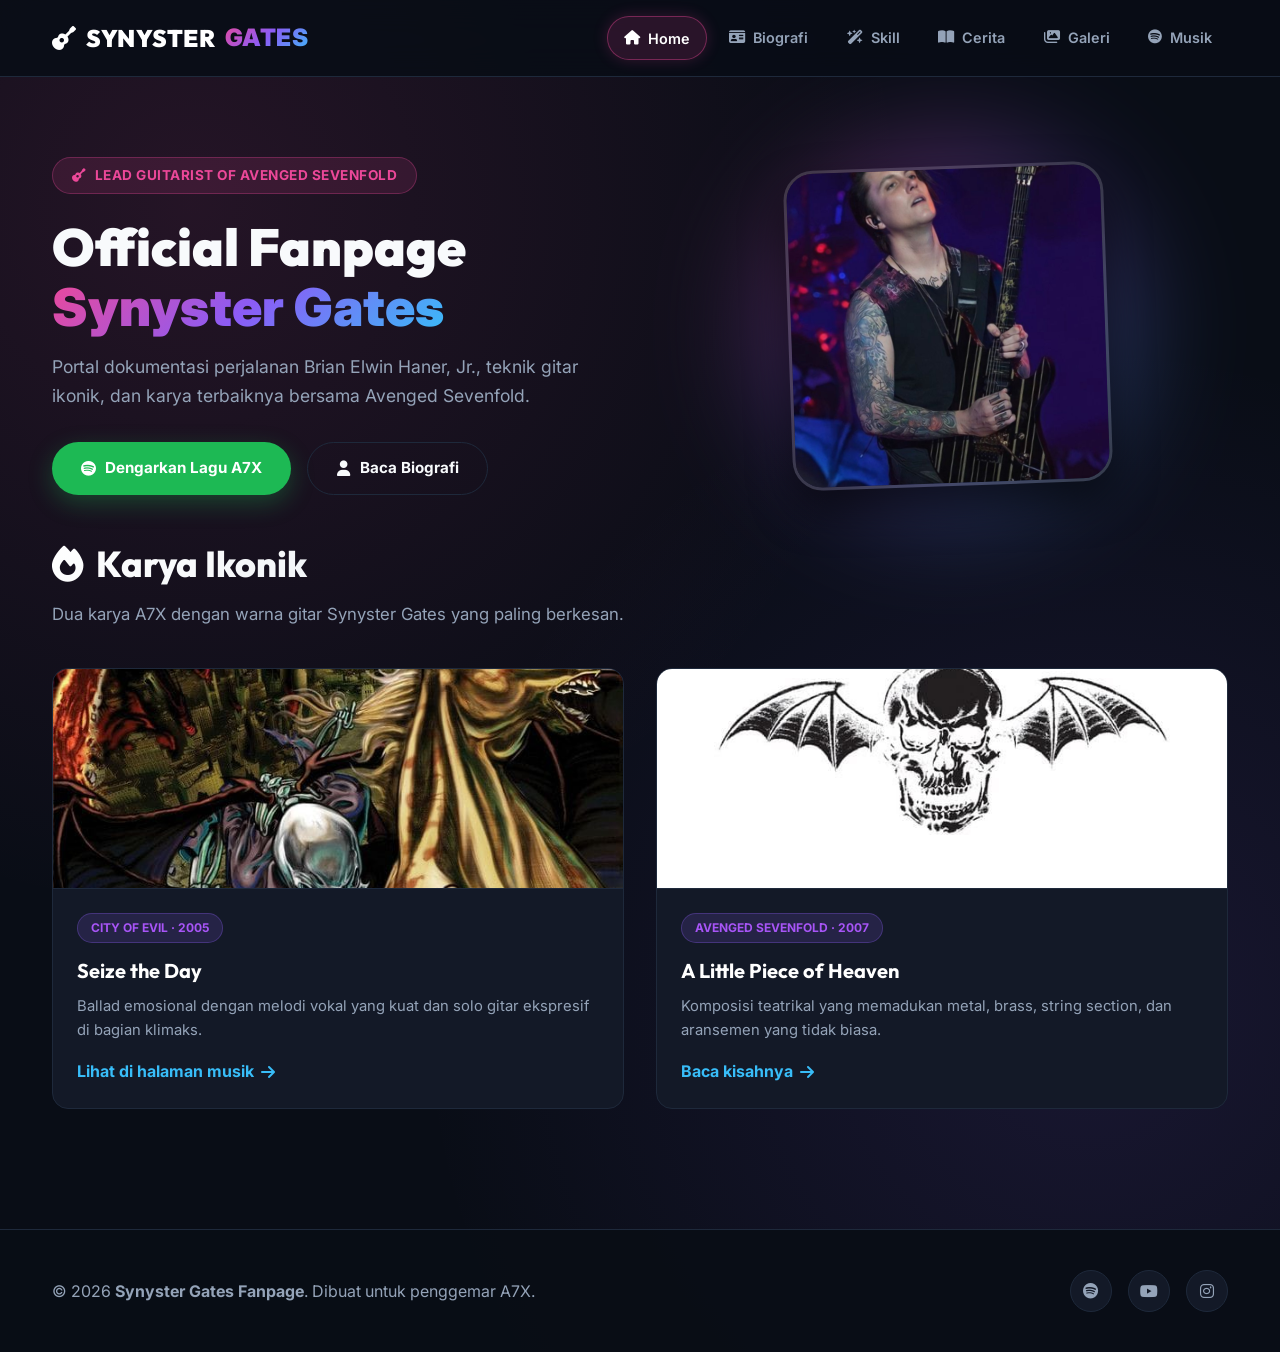
<file: index.html>
<!doctype html>
<html lang="id">
  <head>
    <meta charset="UTF-8" />
    <meta name="viewport" content="width=device-width, initial-scale=1.0" />
    <meta
      name="description"
      content="Fanpage Synyster Gates dan Avenged Sevenfold."
    />
    <title>Synyster Gates | Fanpage A7X</title>
    <link rel="preconnect" href="https://fonts.googleapis.com" />
    <link rel="preconnect" href="https://fonts.gstatic.com" crossorigin />
    <link
      href="https://fonts.googleapis.com/css2?family=Inter:wght@400;500;600;700&family=Outfit:wght@500;600;700;800;900&display=swap"
      rel="stylesheet"
    />
    <link
      rel="stylesheet"
      href="https://cdnjs.cloudflare.com/ajax/libs/font-awesome/6.4.0/css/all.min.css"
    />
    <link rel="stylesheet" href="css/style.css" />
  </head>
  <body>
    <header>
      <nav class="navbar" aria-label="Navigasi utama">
        <a href="index.html" class="brand-logo"
          ><i class="fa-solid fa-guitar" aria-hidden="true"></i> SYNYSTER<span
            >GATES</span
          ></a
        >
        <button
          class="mobile-toggle"
          type="button"
          aria-label="Buka menu"
          aria-controls="navMenu"
          aria-expanded="false"
        >
          <i class="fa-solid fa-bars" aria-hidden="true"></i>
        </button>
        <ul class="nav-menu" id="navMenu">
          <li>
            <a class="nav-link active" href="index.html"
              ><i class="fa-solid fa-house" aria-hidden="true"></i> Home</a
            >
          </li>
          <li>
            <a class="nav-link" href="biografi.html"
              ><i class="fa-solid fa-id-card" aria-hidden="true"></i>
              Biografi</a
            >
          </li>
          <li>
            <a class="nav-link" href="skill.html"
              ><i
                class="fa-solid fa-wand-magic-sparkles"
                aria-hidden="true"
              ></i>
              Skill</a
            >
          </li>
          <li>
            <a class="nav-link" href="cerita.html"
              ><i class="fa-solid fa-book-open" aria-hidden="true"></i>
              Cerita</a
            >
          </li>
          <li>
            <a class="nav-link" href="galeri.html"
              ><i class="fa-solid fa-images" aria-hidden="true"></i> Galeri</a
            >
          </li>
          <li>
            <a class="nav-link" href="musik.html"
              ><i class="fa-brands fa-spotify" aria-hidden="true"></i> Musik</a
            >
          </li>
        </ul>
      </nav>
    </header>
    <main>
      <section class="hero" id="home">
        <div class="hero-content">
          <div class="hero-badge">
            <i class="fa-solid fa-guitar" aria-hidden="true"></i> Lead Guitarist
            of Avenged Sevenfold
          </div>
          <h1>Official Fanpage<br /><span>Synyster Gates</span></h1>
          <p class="hero-description">
            Portal dokumentasi perjalanan Brian Elwin Haner, Jr., teknik gitar
            ikonik, dan karya terbaiknya bersama Avenged Sevenfold.
          </p>
          <div class="btn-group">
            <a class="btn btn-spotify" href="musik.html"
              ><i class="fa-brands fa-spotify" aria-hidden="true"></i> Dengarkan
              Lagu A7X</a
            ><a class="btn btn-outline" href="biografi.html"
              ><i class="fa-solid fa-user" aria-hidden="true"></i> Baca
              Biografi</a
            >
          </div>
        </div>
        <div class="hero-avatar-wrapper">
          <div class="hero-avatar-glow" aria-hidden="true"></div>
          <img
            src="assets/syngates.jpeg"
            alt="Synyster Gates memegang gitar"
            class="hero-avatar"
          />
        </div>
      </section>
      <section aria-labelledby="highlight-title">
        <h2 class="section-title" id="highlight-title">
          <i class="fa-solid fa-fire" aria-hidden="true"></i> Karya Ikonik
        </h2>
        <p class="section-subtitle">
          Dua karya A7X dengan warna gitar Synyster Gates yang paling berkesan.
        </p>
        <div class="cards-grid">
          <article class="module-card">
            <img
              src="assets/seizetheday.jpeg"
              alt="Seize the Day"
              class="card-img-top"
            />
            <div class="card-body">
              <span class="card-tag">City of Evil · 2005</span>
              <h3 class="card-title">Seize the Day</h3>
              <p class="card-text">
                Ballad emosional dengan melodi vokal yang kuat dan solo gitar
                ekspresif di bagian klimaks.
              </p>
              <a class="text-link" href="musik.html"
                >Lihat di halaman musik
                <i class="fa-solid fa-arrow-right" aria-hidden="true"></i
              ></a>
            </div>
          </article>
          <article class="module-card">
            <img
              src="assets/alittlepieceofheaven.jpeg"
              alt="A Little Piece of Heaven"
              class="card-img-top"
            />
            <div class="card-body">
              <span class="card-tag">Avenged Sevenfold · 2007</span>
              <h3 class="card-title">A Little Piece of Heaven</h3>
              <p class="card-text">
                Komposisi teatrikal yang memadukan metal, brass, string section,
                dan aransemen yang tidak biasa.
              </p>
              <a class="text-link" href="cerita.html"
                >Baca kisahnya
                <i class="fa-solid fa-arrow-right" aria-hidden="true"></i
              ></a>
            </div>
          </article>
        </div>
      </section>
    </main>
    <footer>
      <div class="footer-content">
        <p class="footer-copy">
          &copy; 2026 <strong>Synyster Gates Fanpage</strong>. Dibuat untuk
          penggemar A7X.
        </p>
        <div class="social-links">
          <a
            href="https://open.spotify.com/artist/0nm13P32o0cI20k2rS9c"
            target="_blank"
            rel="noopener"
            class="social-icon"
            aria-label="Spotify"
            ><i class="fa-brands fa-spotify"></i></a
          ><a
            href="https://www.youtube.com/user/avengedsevenfold"
            target="_blank"
            rel="noopener"
            class="social-icon"
            aria-label="YouTube"
            ><i class="fa-brands fa-youtube"></i></a
          ><a
            href="https://www.instagram.com/synystergates/"
            target="_blank"
            rel="noopener"
            class="social-icon"
            aria-label="Instagram"
            ><i class="fa-brands fa-instagram"></i
          ></a>
        </div>
      </div>
    </footer>
    <script src="js/script.js"></script>
  </body>
</html>
</file>
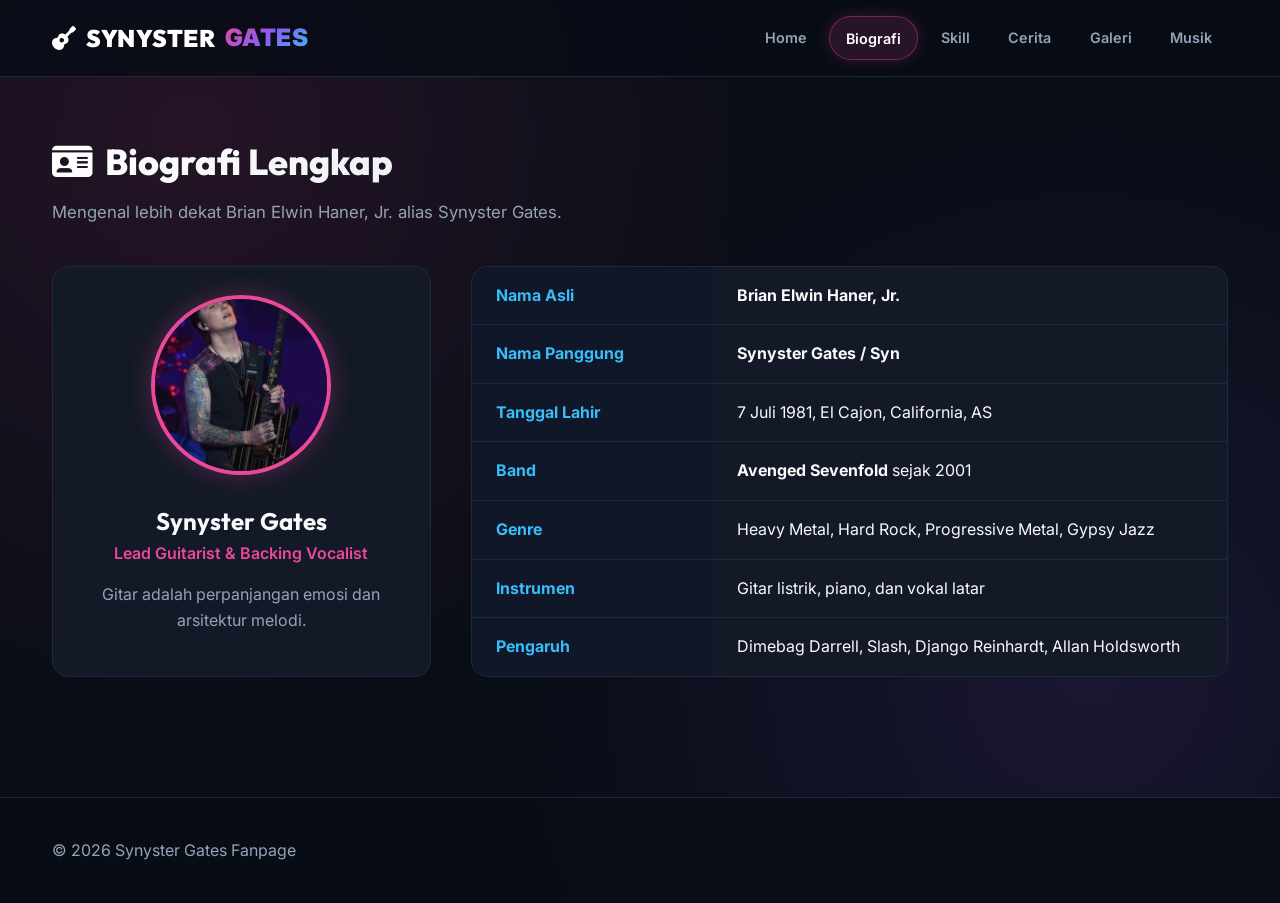
<file: biografi.html>
<!doctype html>
<html lang="id">
  <head>
    <meta charset="UTF-8" />
    <meta name="viewport" content="width=device-width, initial-scale=1.0" />
    <meta name="description" content="Biografi Synyster Gates." />
    <title>Biografi | Synyster Gates</title>
    <link rel="preconnect" href="https://fonts.googleapis.com" />
    <link rel="preconnect" href="https://fonts.gstatic.com" crossorigin />
    <link
      href="https://fonts.googleapis.com/css2?family=Inter:wght@400;500;600;700&family=Outfit:wght@500;600;700;800;900&display=swap"
      rel="stylesheet"
    />
    <link
      rel="stylesheet"
      href="https://cdnjs.cloudflare.com/ajax/libs/font-awesome/6.4.0/css/all.min.css"
    />
    <link rel="stylesheet" href="css/style.css" />
  </head>
  <body>
    <header>
      <nav class="navbar" aria-label="Navigasi utama">
        <a href="index.html" class="brand-logo"
          ><i class="fa-solid fa-guitar"></i> SYNYSTER<span>GATES</span></a
        ><button
          class="mobile-toggle"
          type="button"
          aria-label="Buka menu"
          aria-controls="navMenu"
          aria-expanded="false"
        >
          <i class="fa-solid fa-bars"></i>
        </button>
        <ul class="nav-menu" id="navMenu">
          <li><a class="nav-link" href="index.html">Home</a></li>
          <li><a class="nav-link active" href="biografi.html">Biografi</a></li>
          <li><a class="nav-link" href="skill.html">Skill</a></li>
          <li><a class="nav-link" href="cerita.html">Cerita</a></li>
          <li><a class="nav-link" href="galeri.html">Galeri</a></li>
          <li><a class="nav-link" href="musik.html">Musik</a></li>
        </ul>
      </nav>
    </header>
    <main>
      <section class="content-page">
        <h1 class="section-title">
          <i class="fa-solid fa-id-card"></i> Biografi Lengkap
        </h1>
        <p class="section-subtitle">
          Mengenal lebih dekat Brian Elwin Haner, Jr. alias Synyster Gates.
        </p>
        <div class="bio-container">
          <aside class="bio-card-sidebar">
            <img
              src="assets/syngates.jpeg"
              alt="Synyster Gates"
              class="bio-profile-img"
            />
            <h2>Synyster Gates</h2>
            <p class="accent-text">Lead Guitarist & Backing Vocalist</p>
            <p class="muted-text">
              Gitar adalah perpanjangan emosi dan arsitektur melodi.
            </p>
          </aside>
          <table class="biodata-table">
            <tbody>
              <tr>
                <td>Nama Asli</td>
                <td><strong>Brian Elwin Haner, Jr.</strong></td>
              </tr>
              <tr>
                <td>Nama Panggung</td>
                <td><strong>Synyster Gates / Syn</strong></td>
              </tr>
              <tr>
                <td>Tanggal Lahir</td>
                <td>7 Juli 1981, El Cajon, California, AS</td>
              </tr>
              <tr>
                <td>Band</td>
                <td><strong>Avenged Sevenfold</strong> sejak 2001</td>
              </tr>
              <tr>
                <td>Genre</td>
                <td>Heavy Metal, Hard Rock, Progressive Metal, Gypsy Jazz</td>
              </tr>
              <tr>
                <td>Instrumen</td>
                <td>Gitar listrik, piano, dan vokal latar</td>
              </tr>
              <tr>
                <td>Pengaruh</td>
                <td>
                  Dimebag Darrell, Slash, Django Reinhardt, Allan Holdsworth
                </td>
              </tr>
            </tbody>
          </table>
        </div>
      </section>
    </main>
    <footer>
      <div class="footer-content">
        <p class="footer-copy">&copy; 2026 Synyster Gates Fanpage</p>
      </div>
    </footer>
    <script src="js/script.js"></script>
  </body>
</html>
</file>
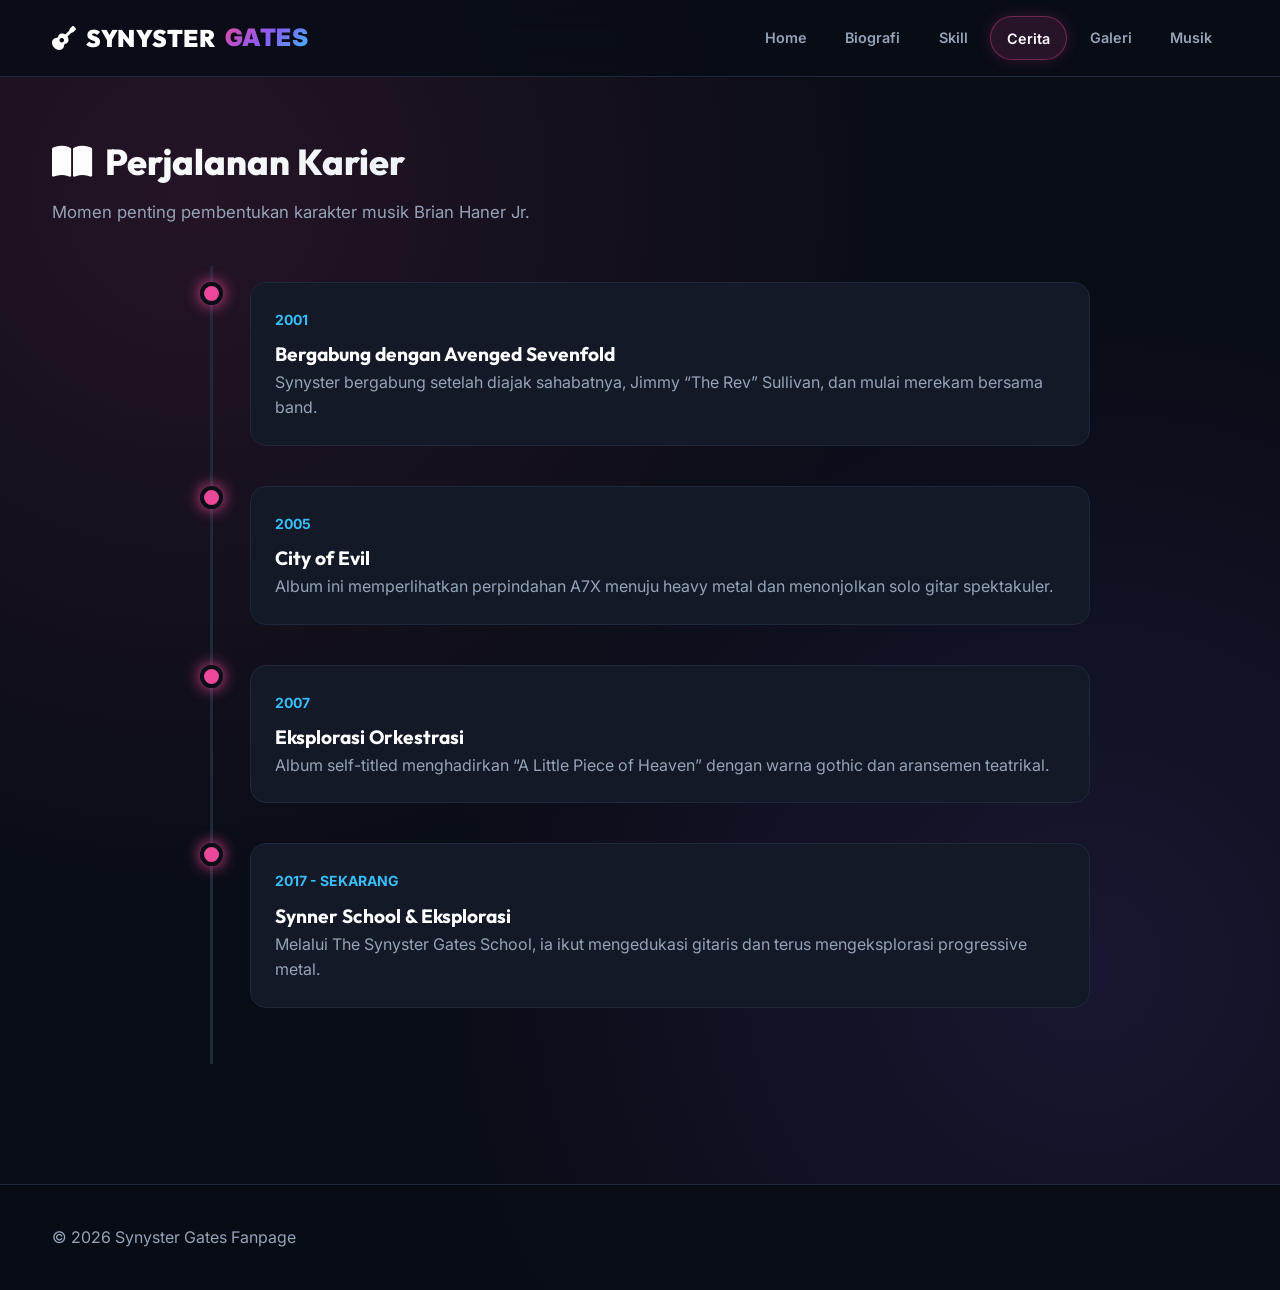
<file: cerita.html>
<!doctype html>
<html lang="id">
  <head>
    <meta charset="UTF-8" />
    <meta name="viewport" content="width=device-width, initial-scale=1.0" />
    <meta name="description" content="Perjalanan karier Synyster Gates." />
    <title>Cerita Karier | Synyster Gates</title>
    <link rel="preconnect" href="https://fonts.googleapis.com" />
    <link rel="preconnect" href="https://fonts.gstatic.com" crossorigin />
    <link
      href="https://fonts.googleapis.com/css2?family=Inter:wght@400;500;600;700&family=Outfit:wght@500;600;700;800;900&display=swap"
      rel="stylesheet"
    />
    <link
      rel="stylesheet"
      href="https://cdnjs.cloudflare.com/ajax/libs/font-awesome/6.4.0/css/all.min.css"
    />
    <link rel="stylesheet" href="css/style.css" />
  </head>
  <body>
    <header>
      <nav class="navbar" aria-label="Navigasi utama">
        <a href="index.html" class="brand-logo"
          ><i class="fa-solid fa-guitar"></i> SYNYSTER<span>GATES</span></a
        ><button
          class="mobile-toggle"
          type="button"
          aria-label="Buka menu"
          aria-controls="navMenu"
          aria-expanded="false"
        >
          <i class="fa-solid fa-bars"></i>
        </button>
        <ul class="nav-menu" id="navMenu">
          <li><a class="nav-link" href="index.html">Home</a></li>
          <li><a class="nav-link" href="biografi.html">Biografi</a></li>
          <li><a class="nav-link" href="skill.html">Skill</a></li>
          <li><a class="nav-link active" href="cerita.html">Cerita</a></li>
          <li><a class="nav-link" href="galeri.html">Galeri</a></li>
          <li><a class="nav-link" href="musik.html">Musik</a></li>
        </ul>
      </nav>
    </header>
    <main>
      <section class="content-page">
        <h1 class="section-title">
          <i class="fa-solid fa-book-open"></i> Perjalanan Karier
        </h1>
        <p class="section-subtitle">
          Momen penting pembentukan karakter musik Brian Haner Jr.
        </p>
        <div class="timeline">
          <article class="timeline-item">
            <div class="timeline-dot"></div>
            <div class="timeline-content">
              <span class="timeline-date">2001</span>
              <h2>Bergabung dengan Avenged Sevenfold</h2>
              <p class="muted-text">
                Synyster bergabung setelah diajak sahabatnya, Jimmy “The Rev”
                Sullivan, dan mulai merekam bersama band.
              </p>
            </div>
          </article>
          <article class="timeline-item">
            <div class="timeline-dot"></div>
            <div class="timeline-content">
              <span class="timeline-date">2005</span>
              <h2>City of Evil</h2>
              <p class="muted-text">
                Album ini memperlihatkan perpindahan A7X menuju heavy metal dan
                menonjolkan solo gitar spektakuler.
              </p>
            </div>
          </article>
          <article class="timeline-item">
            <div class="timeline-dot"></div>
            <div class="timeline-content">
              <span class="timeline-date">2007</span>
              <h2>Eksplorasi Orkestrasi</h2>
              <p class="muted-text">
                Album self-titled menghadirkan “A Little Piece of Heaven” dengan
                warna gothic dan aransemen teatrikal.
              </p>
            </div>
          </article>
          <article class="timeline-item">
            <div class="timeline-dot"></div>
            <div class="timeline-content">
              <span class="timeline-date">2017 - SEKARANG</span>
              <h2>Synner School & Eksplorasi</h2>
              <p class="muted-text">
                Melalui The Synyster Gates School, ia ikut mengedukasi gitaris
                dan terus mengeksplorasi progressive metal.
              </p>
            </div>
          </article>
        </div>
      </section>
    </main>
    <footer>
      <div class="footer-content">
        <p class="footer-copy">&copy; 2026 Synyster Gates Fanpage</p>
      </div>
    </footer>
    <script src="js/script.js"></script>
  </body>
</html>
</file>
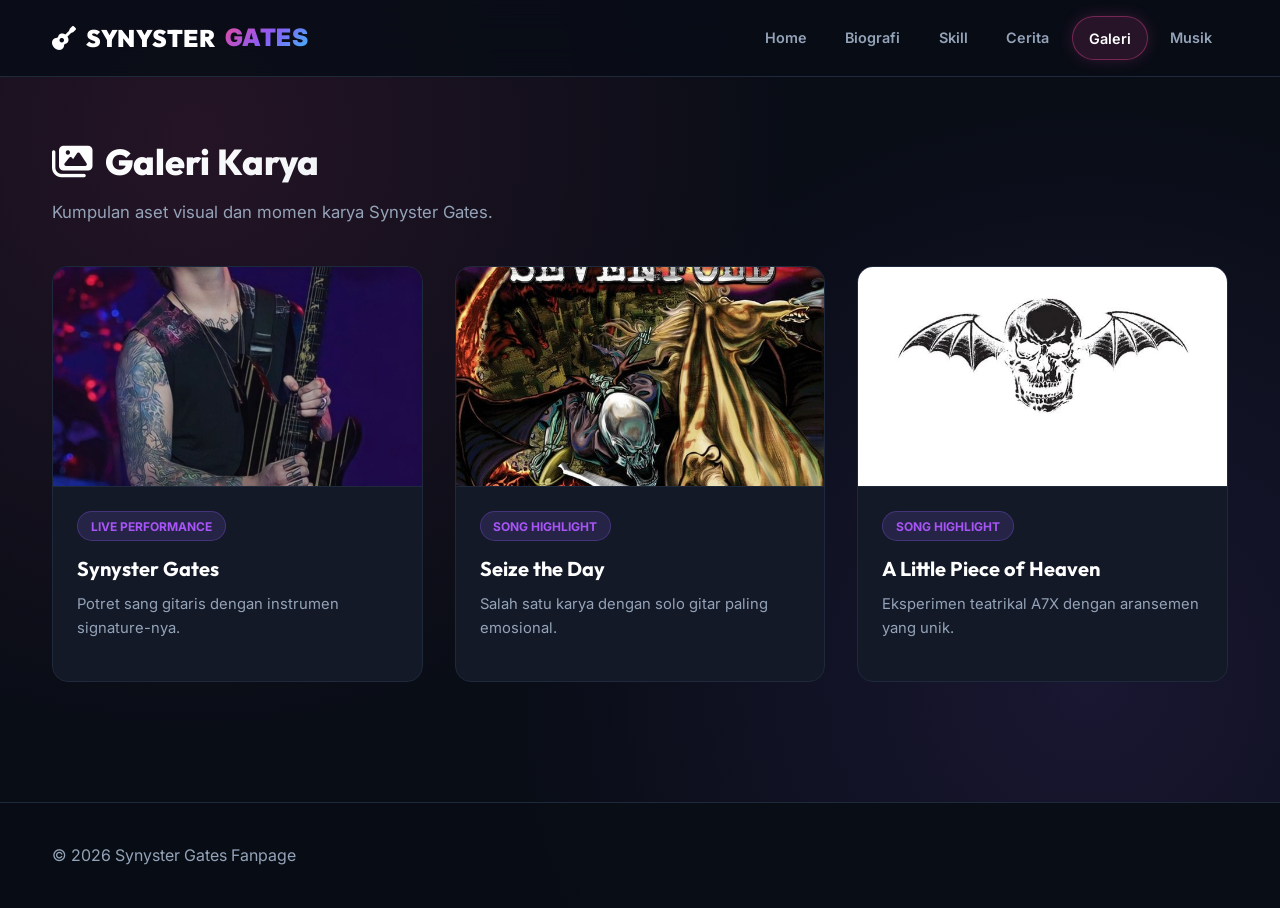
<file: galeri.html>
<!doctype html>
<html lang="id">
  <head>
    <meta charset="UTF-8" />
    <meta name="viewport" content="width=device-width, initial-scale=1.0" />
    <meta name="description" content="Galeri karya dan gitar Synyster Gates." />
    <title>Galeri | Synyster Gates</title>
    <link rel="preconnect" href="https://fonts.googleapis.com" />
    <link rel="preconnect" href="https://fonts.gstatic.com" crossorigin />
    <link
      href="https://fonts.googleapis.com/css2?family=Inter:wght@400;500;600;700&family=Outfit:wght@500;600;700;800;900&display=swap"
      rel="stylesheet"
    />
    <link
      rel="stylesheet"
      href="https://cdnjs.cloudflare.com/ajax/libs/font-awesome/6.4.0/css/all.min.css"
    />
    <link rel="stylesheet" href="css/style.css" />
  </head>

  <body>
    <header>
      <nav class="navbar" aria-label="Navigasi utama">
        <a href="index.html" class="brand-logo"
          ><i class="fa-solid fa-guitar"></i> SYNYSTER<span>GATES</span></a
        ><button
          class="mobile-toggle"
          type="button"
          aria-label="Buka menu"
          aria-controls="navMenu"
          aria-expanded="false"
        >
          <i class="fa-solid fa-bars"></i>
        </button>
        <ul class="nav-menu" id="navMenu">
          <li><a class="nav-link" href="index.html">Home</a></li>
          <li><a class="nav-link" href="biografi.html">Biografi</a></li>
          <li><a class="nav-link" href="skill.html">Skill</a></li>
          <li><a class="nav-link" href="cerita.html">Cerita</a></li>
          <li><a class="nav-link active" href="galeri.html">Galeri</a></li>
          <li><a class="nav-link" href="musik.html">Musik</a></li>
        </ul>
      </nav>
    </header>
    <main>
      <section class="content-page">
        <h1 class="section-title">
          <i class="fa-solid fa-images"></i> Galeri Karya
        </h1>
        <p class="section-subtitle">
          Kumpulan aset visual dan momen karya Synyster Gates.
        </p>
        <div class="cards-grid">
          <article class="module-card">
            <img
              src="assets/syngates.jpeg"
              alt="Synyster Gates dengan gitar"
              class="card-img-top"
            />
            <div class="card-body">
              <span class="card-tag">Live Performance</span>
              <h2 class="card-title">Synyster Gates</h2>
              <p class="card-text">
                Potret sang gitaris dengan instrumen signature-nya.
              </p>
            </div>
          </article>
          <article class="module-card">
            <img
              src="assets/seizetheday.jpeg"
              alt="Artwork Seize the Day"
              class="card-img-top"
            />
            <div class="card-body">
              <span class="card-tag">Song Highlight</span>
              <h2 class="card-title">Seize the Day</h2>
              <p class="card-text">
                Salah satu karya dengan solo gitar paling emosional.
              </p>
            </div>
          </article>
          <article class="module-card">
            <img
              src="assets/alittlepieceofheaven.jpeg"
              alt="Artwork A Little Piece of Heaven"
              class="card-img-top"
            />
            <div class="card-body">
              <span class="card-tag">Song Highlight</span>
              <h2 class="card-title">A Little Piece of Heaven</h2>
              <p class="card-text">
                Eksperimen teatrikal A7X dengan aransemen yang unik.
              </p>
            </div>
          </article>
        </div>
      </section>
    </main>
    <footer>
      <div class="footer-content">
        <p class="footer-copy">&copy; 2026 Synyster Gates Fanpage</p>
      </div>
    </footer>
    <script src="js/script.js"></script>
  </body>
</html>
</file>
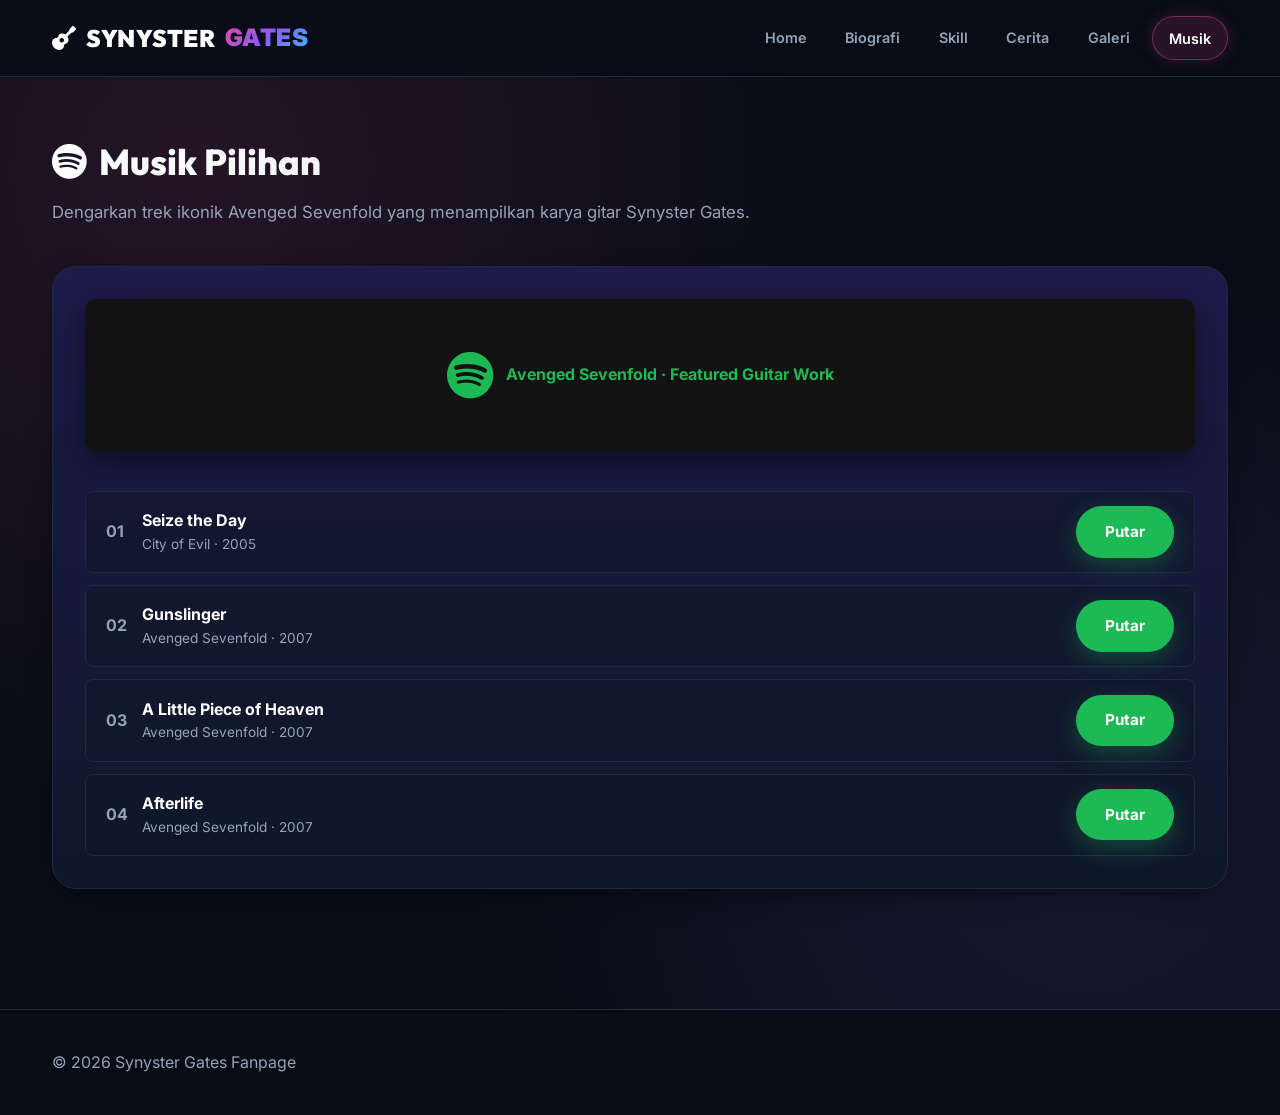
<file: musik.html>
<!doctype html>
<html lang="id">
  <head>
    <meta charset="UTF-8" />
    <meta name="viewport" content="width=device-width, initial-scale=1.0" />
    <meta name="description" content="Musik pilihan Avenged Sevenfold." />
    <title>Musik | Synyster Gates</title>
    <link rel="preconnect" href="https://fonts.googleapis.com" />
    <link rel="preconnect" href="https://fonts.gstatic.com" crossorigin />
    <link
      href="https://fonts.googleapis.com/css2?family=Inter:wght@400;500;600;700&family=Outfit:wght@500;600;700;800;900&display=swap"
      rel="stylesheet"
    />
    <link
      rel="stylesheet"
      href="https://cdnjs.cloudflare.com/ajax/libs/font-awesome/6.4.0/css/all.min.css"
    />
    <link rel="stylesheet" href="css/style.css" />
  </head>
  <body>
    <header>
      <nav class="navbar" aria-label="Navigasi utama">
        <a href="index.html" class="brand-logo"
          ><i class="fa-solid fa-guitar"></i> SYNYSTER<span>GATES</span></a
        ><button
          class="mobile-toggle"
          type="button"
          aria-label="Buka menu"
          aria-controls="navMenu"
          aria-expanded="false"
        >
          <i class="fa-solid fa-bars"></i>
        </button>
        <ul class="nav-menu" id="navMenu">
          <li><a class="nav-link" href="index.html">Home</a></li>
          <li><a class="nav-link" href="biografi.html">Biografi</a></li>
          <li><a class="nav-link" href="skill.html">Skill</a></li>
          <li><a class="nav-link" href="cerita.html">Cerita</a></li>
          <li><a class="nav-link" href="galeri.html">Galeri</a></li>
          <li><a class="nav-link active" href="musik.html">Musik</a></li>
        </ul>
      </nav>
    </header>
    <main>
      <section class="content-page">
        <h1 class="section-title">
          <i class="fa-brands fa-spotify"></i> Musik Pilihan
        </h1>
        <p class="section-subtitle">
          Dengarkan trek ikonik Avenged Sevenfold yang menampilkan karya gitar
          Synyster Gates.
        </p>
        <div class="spotify-container">
          <div class="spotify-embed-mockup">
            <i class="fa-brands fa-spotify"></i
            ><span>Avenged Sevenfold · Featured Guitar Work</span>
          </div>
          <ul class="tracklist">
            <li class="track-item">
              <div class="track-info">
                <span class="track-num">01</span>
                <div>
                  <strong class="track-title">Seize the Day</strong>
                  <div class="track-album">City of Evil · 2005</div>
                </div>
              </div>
              <a
                class="btn btn-spotify"
                href="https://open.spotify.com/track/713qS1303c20OInm3W4oM9"
                target="_blank"
                rel="noopener"
                >Putar</a
              >
            </li>
            <li class="track-item">
              <div class="track-info">
                <span class="track-num">02</span>
                <div>
                  <strong class="track-title">Gunslinger</strong>
                  <div class="track-album">Avenged Sevenfold · 2007</div>
                </div>
              </div>
              <a
                class="btn btn-spotify"
                href="https://open.spotify.com/track/1L92mGme3Zc0G4e08s6IqR"
                target="_blank"
                rel="noopener"
                >Putar</a
              >
            </li>
            <li class="track-item">
              <div class="track-info">
                <span class="track-num">03</span>
                <div>
                  <strong class="track-title">A Little Piece of Heaven</strong>
                  <div class="track-album">Avenged Sevenfold · 2007</div>
                </div>
              </div>
              <a
                class="btn btn-spotify"
                href="https://open.spotify.com/track/013P33C2932OinP00fL9rC"
                target="_blank"
                rel="noopener"
                >Putar</a
              >
            </li>
            <li class="track-item">
              <div class="track-info">
                <span class="track-num">04</span>
                <div>
                  <strong class="track-title">Afterlife</strong>
                  <div class="track-album">Avenged Sevenfold · 2007</div>
                </div>
              </div>
              <a
                class="btn btn-spotify"
                href="https://open.spotify.com/track/2S5kXjU9W8rXpG5p2o5yL8"
                target="_blank"
                rel="noopener"
                >Putar</a
              >
            </li>
          </ul>
        </div>
      </section>
    </main>
    <footer>
      <div class="footer-content">
        <p class="footer-copy">&copy; 2026 Synyster Gates Fanpage</p>
      </div>
    </footer>
    <script src="js/script.js"></script>
  </body>
</html>
</file>
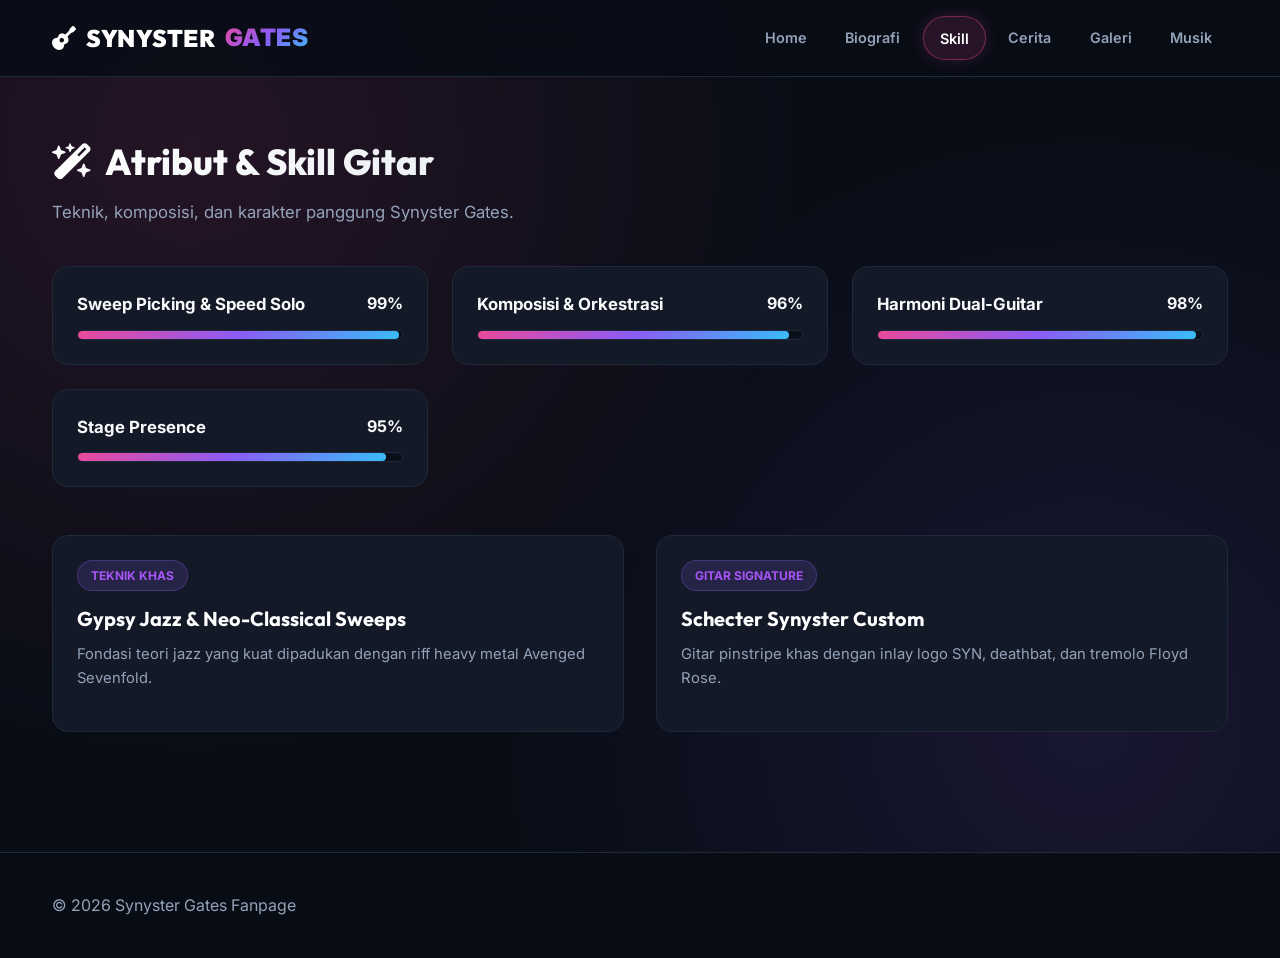
<file: skill.html>
<!doctype html>
<html lang="id">
  <head>
    <meta charset="UTF-8" />
    <meta name="viewport" content="width=device-width, initial-scale=1.0" />
    <meta name="description" content="Skill gitar Synyster Gates." />
    <title>Skill Gitar | Synyster Gates</title>
    <link rel="preconnect" href="https://fonts.googleapis.com" />
    <link rel="preconnect" href="https://fonts.gstatic.com" crossorigin />
    <link
      href="https://fonts.googleapis.com/css2?family=Inter:wght@400;500;600;700&family=Outfit:wght@500;600;700;800;900&display=swap"
      rel="stylesheet"
    />
    <link
      rel="stylesheet"
      href="https://cdnjs.cloudflare.com/ajax/libs/font-awesome/6.4.0/css/all.min.css"
    />
    <link rel="stylesheet" href="css/style.css" />
  </head>
  <body>
    <header>
      <nav class="navbar" aria-label="Navigasi utama">
        <a href="index.html" class="brand-logo"
          ><i class="fa-solid fa-guitar"></i> SYNYSTER<span>GATES</span></a
        ><button
          class="mobile-toggle"
          type="button"
          aria-label="Buka menu"
          aria-controls="navMenu"
          aria-expanded="false"
        >
          <i class="fa-solid fa-bars"></i>
        </button>
        <ul class="nav-menu" id="navMenu">
          <li><a class="nav-link" href="index.html">Home</a></li>
          <li><a class="nav-link" href="biografi.html">Biografi</a></li>
          <li><a class="nav-link active" href="skill.html">Skill</a></li>
          <li><a class="nav-link" href="cerita.html">Cerita</a></li>
          <li><a class="nav-link" href="galeri.html">Galeri</a></li>
          <li><a class="nav-link" href="musik.html">Musik</a></li>
        </ul>
      </nav>
    </header>
    <main>
      <section class="content-page">
        <h1 class="section-title">
          <i class="fa-solid fa-wand-magic-sparkles"></i> Atribut & Skill Gitar
        </h1>
        <p class="section-subtitle">
          Teknik, komposisi, dan karakter panggung Synyster Gates.
        </p>
        <div class="stats-grid">
          <div class="stat-card">
            <div class="stat-header">
              <span class="stat-name">Sweep Picking & Speed Solo</span
              ><strong>99%</strong>
            </div>
            <div class="progress-bar-bg">
              <div class="progress-bar-fill" style="width: 99%"></div>
            </div>
          </div>
          <div class="stat-card">
            <div class="stat-header">
              <span class="stat-name">Komposisi & Orkestrasi</span
              ><strong>96%</strong>
            </div>
            <div class="progress-bar-bg">
              <div class="progress-bar-fill" style="width: 96%"></div>
            </div>
          </div>
          <div class="stat-card">
            <div class="stat-header">
              <span class="stat-name">Harmoni Dual-Guitar</span
              ><strong>98%</strong>
            </div>
            <div class="progress-bar-bg">
              <div class="progress-bar-fill" style="width: 98%"></div>
            </div>
          </div>
          <div class="stat-card">
            <div class="stat-header">
              <span class="stat-name">Stage Presence</span><strong>95%</strong>
            </div>
            <div class="progress-bar-bg">
              <div class="progress-bar-fill" style="width: 95%"></div>
            </div>
          </div>
        </div>
        <div class="cards-grid">
          <article class="module-card">
            <div class="card-body">
              <span class="card-tag">Teknik Khas</span>
              <h2 class="card-title">Gypsy Jazz & Neo-Classical Sweeps</h2>
              <p class="card-text">
                Fondasi teori jazz yang kuat dipadukan dengan riff heavy metal
                Avenged Sevenfold.
              </p>
            </div>
          </article>
          <article class="module-card">
            <div class="card-body">
              <span class="card-tag">Gitar Signature</span>
              <h2 class="card-title">Schecter Synyster Custom</h2>
              <p class="card-text">
                Gitar pinstripe khas dengan inlay logo SYN, deathbat, dan
                tremolo Floyd Rose.
              </p>
            </div>
          </article>
        </div>
      </section>
    </main>
    <footer>
      <div class="footer-content">
        <p class="footer-copy">&copy; 2026 Synyster Gates Fanpage</p>
      </div>
    </footer>
    <script src="js/script.js"></script>
  </body>
</html>
</file>
<file: css/style.css>
:root {
            --bg-dark: #090d16;
            --card-bg: #131927;
            --card-bg-hover: #1c2538;
            --border-color: #1e293b;
            --border-highlight: rgba(236, 72, 153, 0.4);
            --primary: #ec4899;
            --primary-gradient: linear-gradient(135deg, #ec4899 0%, #8b5cf6 50%, #38bdf8 100%);
            --spotify-green: #1db954;
            --accent-cyan: #38bdf8;
            --accent-purple: #a855f7;
            --accent-amber: #f59e0b;
            --text-main: #f8fafc;
            --text-muted: #94a3b8;
            --shadow-glow: 0 8px 32px rgba(236, 72, 153, 0.25);
            --shadow-card: 0 10px 30px -10px rgba(0, 0, 0, 0.6);
            --radius-sm: 8px;
            --radius-md: 16px;
            --radius-lg: 24px;
        }

        * {
            margin: 0;
            padding: 0;
            box-sizing: border-box;
            font-family: 'Inter', sans-serif;
        }

        h1, h2, h3, h4, .brand-logo {
            font-family: 'Outfit', sans-serif;
        }

        body {
            background-color: var(--bg-dark);
            color: var(--text-main);
            line-height: 1.6;
            min-height: 100vh;
            display: flex;
            flex-direction: column;
            overflow-x: hidden;
            background-image: 
                radial-gradient(circle at 15% 15%, rgba(236, 72, 153, 0.12) 0%, transparent 45%),
                radial-gradient(circle at 85% 75%, rgba(139, 92, 246, 0.12) 0%, transparent 45%);
        }

        /* HEADER & NAVIGATION */
        header {
            position: sticky;
            top: 0;
            z-index: 1000;
            background: rgba(9, 13, 22, 0.88);
            backdrop-filter: blur(16px);
            border-bottom: 1px solid var(--border-color);
        }

        .navbar {
            max-width: 1240px;
            margin: 0 auto;
            display: flex;
            justify-content: space-between;
            align-items: center;
            padding: 1rem 2rem;
        }

        .brand-logo {
            font-weight: 900;
            font-size: 1.5rem;
            color: #ffffff;
            text-decoration: none;
            display: flex;
            align-items: center;
            gap: 0.6rem;
            letter-spacing: 0.5px;
        }

        .brand-logo span {
            background: var(--primary-gradient);
            -webkit-background-clip: text;
            -webkit-text-fill-color: transparent;
        }

        .nav-menu {
            display: flex;
            list-style: none;
            gap: 0.4rem;
        }

        .nav-link {
            color: var(--text-muted);
            text-decoration: none;
            padding: 0.6rem 1rem;
            border-radius: 50px;
            font-size: 0.9rem;
            font-weight: 600;
            transition: all 0.3s ease;
            display: flex;
            align-items: center;
            gap: 0.5rem;
            cursor: pointer;
        }

        .nav-link:hover, .nav-link.active {
            color: #ffffff;
            background: rgba(236, 72, 153, 0.15);
            border: 1px solid var(--border-highlight);
            box-shadow: 0 0 15px rgba(236, 72, 153, 0.2);
        }

        .mobile-toggle {
            display: none;
            background: none;
            border: none;
            color: var(--text-main);
            font-size: 1.5rem;
            cursor: pointer;
        }

        /* MAIN CONTAINER */
        main {
            flex: 1;
            max-width: 1240px;
            width: 100%;
            margin: 0 auto;
            padding: 2.5rem 2rem;
        }

        .page-section {
            display: none;
            animation: fadeIn 0.4s cubic-bezier(0.16, 1, 0.3, 1) forwards;
        }

        .page-section.active {
            display: block;
        }

        @keyframes fadeIn {
            from { opacity: 0; transform: translateY(16px); }
            to { opacity: 1; transform: translateY(0); }
        }

        .section-title {
            font-size: 2.25rem;
            font-weight: 800;
            margin-bottom: 0.5rem;
            background: linear-gradient(135deg, #ffffff 0%, #cbd5e1 100%);
            -webkit-background-clip: text;
            -webkit-text-fill-color: transparent;
            display: flex;
            align-items: center;
            gap: 0.75rem;
        }

        .section-subtitle {
            color: var(--text-muted);
            margin-bottom: 2.5rem;
            font-size: 1.05rem;
        }

        /* HERO SECTION */
        .hero {
            display: grid;
            grid-template-columns: 1fr 1fr;
            gap: 3.5rem;
            align-items: center;
            padding: 2.5rem 0;
        }

        .hero-badge {
            display: inline-flex;
            align-items: center;
            gap: 0.5rem;
            padding: 0.4rem 1.2rem;
            background: rgba(236, 72, 153, 0.12);
            border: 1px solid rgba(236, 72, 153, 0.3);
            border-radius: 50px;
            color: var(--primary);
            font-size: 0.85rem;
            font-weight: 700;
            margin-bottom: 1.5rem;
            letter-spacing: 0.5px;
            text-transform: uppercase;
        }

        .hero-content h1 {
            font-size: 3.25rem;
            font-weight: 900;
            line-height: 1.15;
            margin-bottom: 1rem;
        }

        .hero-content h1 span {
            background: var(--primary-gradient);
            -webkit-background-clip: text;
            -webkit-text-fill-color: transparent;
        }

        .hero-description {
            color: var(--text-muted);
            font-size: 1.1rem;
            margin-bottom: 2rem;
        }

        .btn-group {
            display: flex;
            gap: 1rem;
            flex-wrap: wrap;
        }

        .btn {
            padding: 0.85rem 1.8rem;
            border-radius: 50px;
            font-weight: 700;
            font-size: 0.95rem;
            text-decoration: none;
            cursor: pointer;
            transition: all 0.3s ease;
            display: inline-flex;
            align-items: center;
            gap: 0.6rem;
            border: none;
        }

        .btn-primary {
            background: var(--primary-gradient);
            color: #ffffff;
            box-shadow: var(--shadow-glow);
        }

        .btn-primary:hover {
            transform: translateY(-3px);
            box-shadow: 0 12px 28px rgba(236, 72, 153, 0.45);
        }

        .btn-spotify {
            background: var(--spotify-green);
            color: #ffffff;
            box-shadow: 0 8px 25px rgba(29, 185, 84, 0.3);
        }

        .btn-spotify:hover {
            transform: translateY(-3px);
            box-shadow: 0 12px 28px rgba(29, 185, 84, 0.5);
            background: #1ed760;
        }

        .btn-outline {
            background: transparent;
            color: var(--text-main);
            border: 1px solid var(--border-color);
        }

        .btn-outline:hover {
            background: var(--card-bg-hover);
            border-color: var(--primary);
        }

        .hero-avatar-wrapper {
            position: relative;
            display: flex;
            justify-content: center;
            align-items: center;
        }

        .hero-avatar-glow {
            position: absolute;
            width: 360px;
            height: 360px;
            background: var(--primary-gradient);
            border-radius: 50%;
            filter: blur(60px);
            opacity: 0.4;
            z-index: 1;
        }

        .hero-avatar {
            position: relative;
            z-index: 2;
            width: 320px;
            height: 320px;
            border-radius: 30px;
            object-fit: cover;
            border: 3px solid rgba(255, 255, 255, 0.15);
            box-shadow: 0 20px 40px rgba(0,0,0,0.6);
            transform: rotate(-2deg);
            transition: all 0.4s ease;
        }

        .hero-avatar:hover {
            transform: rotate(0deg) scale(1.02);
            border-color: var(--primary);
        }

        /* GRID CARDS & LAYOUTS */
        .cards-grid {
            display: grid;
            grid-template-columns: repeat(auto-fit, minmax(320px, 1fr));
            gap: 2rem;
        }

        .module-card {
            background: var(--card-bg);
            border: 1px solid var(--border-color);
            border-radius: var(--radius-md);
            overflow: hidden;
            transition: all 0.3s ease;
            display: flex;
            flex-direction: column;
        }

        .module-card:hover {
            border-color: var(--border-highlight);
            transform: translateY(-6px);
            box-shadow: var(--shadow-card);
        }

        .card-img-top {
            width: 100%;
            height: 220px;
            object-fit: cover;
            border-bottom: 1px solid var(--border-color);
        }

        .card-body {
            padding: 1.5rem;
            display: flex;
            flex-direction: column;
            flex: 1;
        }

        .card-tag {
            align-self: flex-start;
            padding: 0.3rem 0.8rem;
            background: rgba(139, 92, 246, 0.15);
            color: var(--accent-purple);
            border: 1px solid rgba(139, 92, 246, 0.3);
            border-radius: 50px;
            font-size: 0.75rem;
            font-weight: 700;
            margin-bottom: 0.75rem;
            text-transform: uppercase;
        }

        .card-title {
            font-size: 1.25rem;
            font-weight: 700;
            margin-bottom: 0.5rem;
            color: #ffffff;
        }

        .card-text {
            color: var(--text-muted);
            font-size: 0.925rem;
            margin-bottom: 1rem;
            flex: 1;
        }

        /* PHOTO CAPTION BOX */
        .photo-caption-box {
            background: rgba(15, 23, 42, 0.85);
            border-left: 3px solid var(--primary);
            border-radius: 6px;
            padding: 0.75rem 0.9rem;
            margin: 0.5rem 0 1rem 0;
            font-size: 0.85rem;
            color: #cbd5e1;
            display: flex;
            align-items: flex-start;
            gap: 0.6rem;
        }

        .photo-caption-box i {
            color: var(--primary);
            font-size: 1rem;
            margin-top: 2px;
        }

        /* BIOGRAFI TABLE & CARDS */
        .bio-container {
            display: grid;
            grid-template-columns: 1fr 2fr;
            gap: 2.5rem;
        }

        .bio-card-sidebar {
            background: var(--card-bg);
            border: 1px solid var(--border-color);
            border-radius: var(--radius-md);
            padding: 1.75rem;
            text-align: center;
        }

        .bio-profile-img {
            width: 180px;
            height: 180px;
            border-radius: 50%;
            object-fit: cover;
            margin: 0 auto 1.25rem auto;
            border: 4px solid var(--primary);
            box-shadow: 0 0 25px rgba(236, 72, 153, 0.3);
        }

        .biodata-table {
            width: 100%;
            border-collapse: separate;
            border-spacing: 0;
            background: var(--card-bg);
            border: 1px solid var(--border-color);
            border-radius: var(--radius-md);
            overflow: hidden;
        }

        .biodata-table td {
            padding: 1rem 1.5rem;
            border-bottom: 1px solid var(--border-color);
        }

        .biodata-table tr:last-child td {
            border-bottom: none;
        }

        .biodata-table td:first-child {
            font-weight: 700;
            color: var(--accent-cyan);
            width: 32%;
            background: rgba(15, 23, 42, 0.5);
        }

        /* KARAKTER STATS */
        .stats-grid {
            display: grid;
            grid-template-columns: repeat(auto-fit, minmax(280px, 1fr));
            gap: 1.5rem;
            margin-bottom: 3rem;
        }

        .stat-card {
            background: var(--card-bg);
            border: 1px solid var(--border-color);
            border-radius: var(--radius-md);
            padding: 1.5rem;
            transition: all 0.3s ease;
        }

        .stat-card:hover {
            border-color: var(--border-highlight);
            transform: translateY(-4px);
        }

        .stat-header {
            display: flex;
            justify-content: space-between;
            align-items: center;
            margin-bottom: 0.75rem;
        }

        .stat-name {
            font-weight: 700;
            font-size: 1.05rem;
            display: flex;
            align-items: center;
            gap: 0.5rem;
        }

        .progress-bar-bg {
            width: 100%;
            height: 10px;
            background: #0b0f19;
            border-radius: 50px;
            overflow: hidden;
            border: 1px solid var(--border-color);
        }

        .progress-bar-fill {
            height: 100%;
            background: var(--primary-gradient);
            border-radius: 50px;
            transition: width 1s ease-in-out;
        }

        /* CERITA TIMELINE */
        .timeline {
            position: relative;
            max-width: 900px;
            margin: 0 auto;
            padding: 1rem 0;
        }

        .timeline::before {
            content: '';
            position: absolute;
            top: 0;
            bottom: 0;
            left: 20px;
            width: 3px;
            background: var(--border-color);
        }

        .timeline-item {
            position: relative;
            padding-left: 60px;
            margin-bottom: 2.5rem;
        }

        .timeline-dot {
            position: absolute;
            left: 10px;
            top: 0;
            width: 23px;
            height: 23px;
            border-radius: 50%;
            background: var(--primary);
            box-shadow: 0 0 15px var(--primary);
            border: 4px solid var(--bg-dark);
        }

        .timeline-content {
            background: var(--card-bg);
            border: 1px solid var(--border-color);
            border-radius: var(--radius-md);
            padding: 1.5rem;
        }

        .timeline-date {
            color: var(--accent-cyan);
            font-weight: 700;
            font-size: 0.875rem;
            margin-bottom: 0.5rem;
            display: inline-block;
        }

        /* MUSIK & SPOTIFY PLAYER */
        .spotify-container {
            background: linear-gradient(180deg, #1e1b4b 0%, #0f172a 100%);
            border: 1px solid var(--border-color);
            border-radius: var(--radius-lg);
            padding: 2rem;
            box-shadow: var(--shadow-card);
        }

        .spotify-embed-mockup {
            width: 100%;
            height: 152px;
            border-radius: 12px;
            border: none;
            background: #121212;
            display: flex;
            align-items: center;
            justify-content: center;
            color: var(--spotify-green);
            font-weight: 700;
            box-shadow: 0 10px 30px rgba(0,0,0,0.5);
            margin-bottom: 2.5rem;
        }

        .tracklist {
            list-style: none;
            display: flex;
            flex-direction: column;
            gap: 0.75rem;
        }

        .track-item {
            display: flex;
            align-items: center;
            justify-content: space-between;
            padding: 0.9rem 1.25rem;
            background: rgba(15, 23, 42, 0.6);
            border: 1px solid var(--border-color);
            border-radius: var(--radius-sm);
            transition: all 0.25 ease;
        }

        .track-item:hover {
            background: rgba(236, 72, 153, 0.1);
            border-color: var(--primary);
        }

        .track-info {
            display: flex;
            align-items: center;
            gap: 1rem;
        }

        .track-num {
            color: var(--text-muted);
            font-weight: 700;
            width: 20px;
        }

        .track-title {
            font-weight: 700;
            color: #ffffff;
        }

        .track-album {
            color: var(--text-muted);
            font-size: 0.85rem;
        }

        /* FOOTER */
        footer {
            border-top: 1px solid var(--border-color);
            background: rgba(9, 13, 22, 0.95);
            padding: 2.5rem 0;
            margin-top: 5rem;
        }

        .footer-content {
            max-width: 1240px;
            margin: 0 auto;
            padding: 0 2rem;
            display: flex;
            justify-content: space-between;
            align-items: center;
            flex-wrap: wrap;
            gap: 1.5rem;
        }

        .social-links {
            display: flex;
            gap: 1rem;
        }

        .social-icon {
            width: 42px;
            height: 42px;
            background: var(--card-bg);
            border: 1px solid var(--border-color);
            border-radius: 50%;
            display: flex;
            align-items: center;
            justify-content: center;
            color: var(--text-muted);
            text-decoration: none;
            transition: all 0.3s ease;
        }

        .social-icon:hover {
            color: #ffffff;
            background: var(--primary);
            transform: translateY(-3px);
            box-shadow: 0 5px 15px rgba(236, 72, 153, 0.4);
        }

        .toast-notification {
            position: fixed;
            bottom: 2rem;
            right: 2rem;
            background: #10b981;
            color: #ffffff;
            padding: 1rem 1.5rem;
            border-radius: var(--radius-sm);
            box-shadow: 0 10px 25px rgba(0,0,0,0.5);
            display: none;
            align-items: center;
            gap: 0.75rem;
            z-index: 2000;
            font-weight: 700;
        }

        @media (max-width: 900px) {
            .hero, .bio-container {
                grid-template-columns: 1fr;
            }
            .hero-avatar-wrapper {
                order: -1;
            }
            .mobile-toggle {
                display: block;
            }
            .nav-menu {
                position: absolute;
                top: 100%;
                left: 0;
                right: 0;
                background: #090d16;
                border-bottom: 1px solid var(--border-color);
                flex-direction: column;
                padding: 1rem;
                display: none;
            }
            .nav-menu.active {
                display: flex;
            }
        }

        .content-page {
            animation: fadeIn 0.4s cubic-bezier(0.16, 1, 0.3, 1) forwards;
        }

        .content-page > .section-title {
            margin-top: 1rem;
        }

        .text-link {
            color: var(--accent-cyan);
            font-weight: 700;
            text-decoration: none;
            display: inline-flex;
            align-items: center;
            gap: 0.45rem;
        }

        .text-link:hover {
            color: #ffffff;
        }

        .accent-text {
            color: var(--primary);
            font-weight: 600;
            margin-bottom: 1rem;
        }

        .muted-text,
        .footer-copy {
            color: var(--text-muted);
        }

        .timeline-content h2 {
            color: #ffffff;
            font-size: 1.2rem;
        }

        .spotify-embed-mockup > i {
            font-size: 3rem;
            margin-right: 0.75rem;
        }

        @media (max-width: 600px) {
            main {
                padding: 1.5rem 1rem;
            }

            .navbar {
                padding: 0.9rem 1rem;
            }

            .brand-logo {
                font-size: 1.2rem;
            }

            .hero-content h1 {
                font-size: 2.45rem;
            }

            .hero-avatar {
                width: min(82vw, 320px);
                height: min(82vw, 320px);
            }

            .track-item {
                align-items: flex-start;
                gap: 0.75rem;
            }

            .track-item .btn {
                padding: 0.5rem 0.75rem;
            }
        }
</file>
